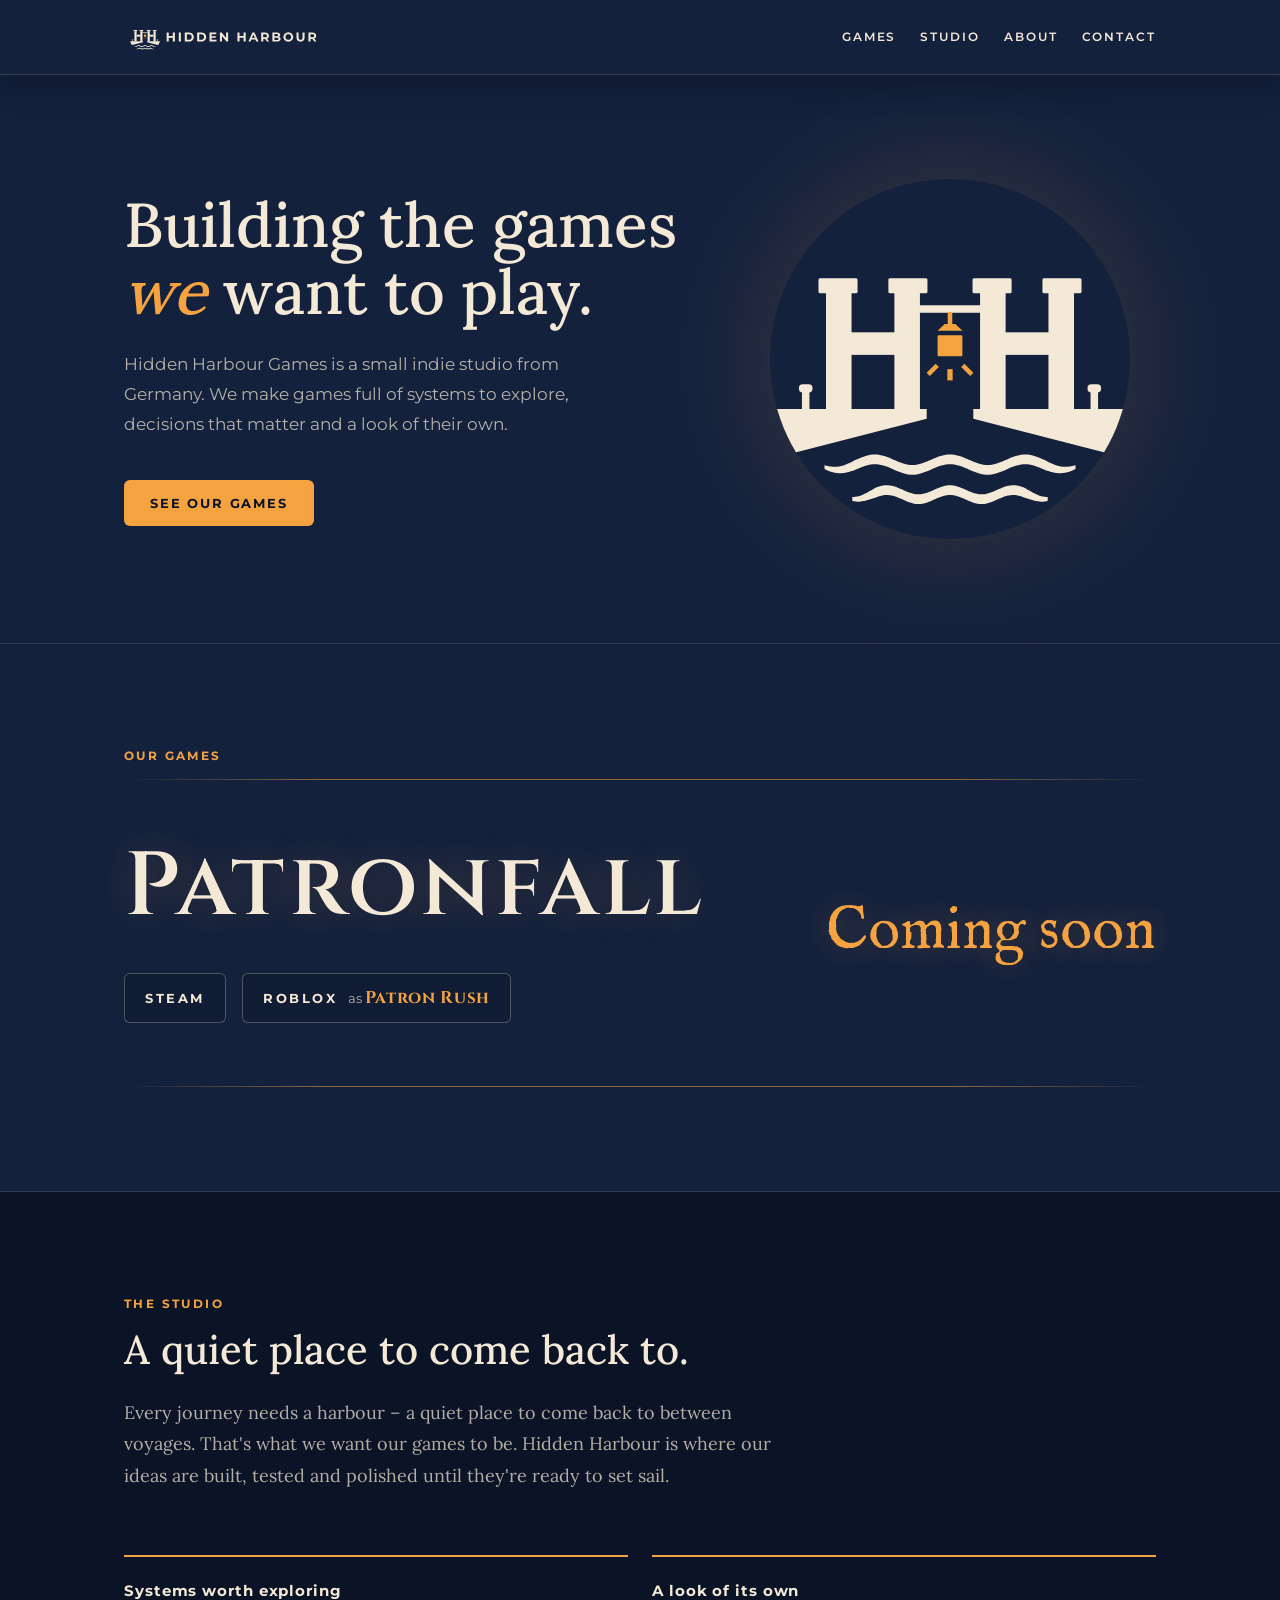
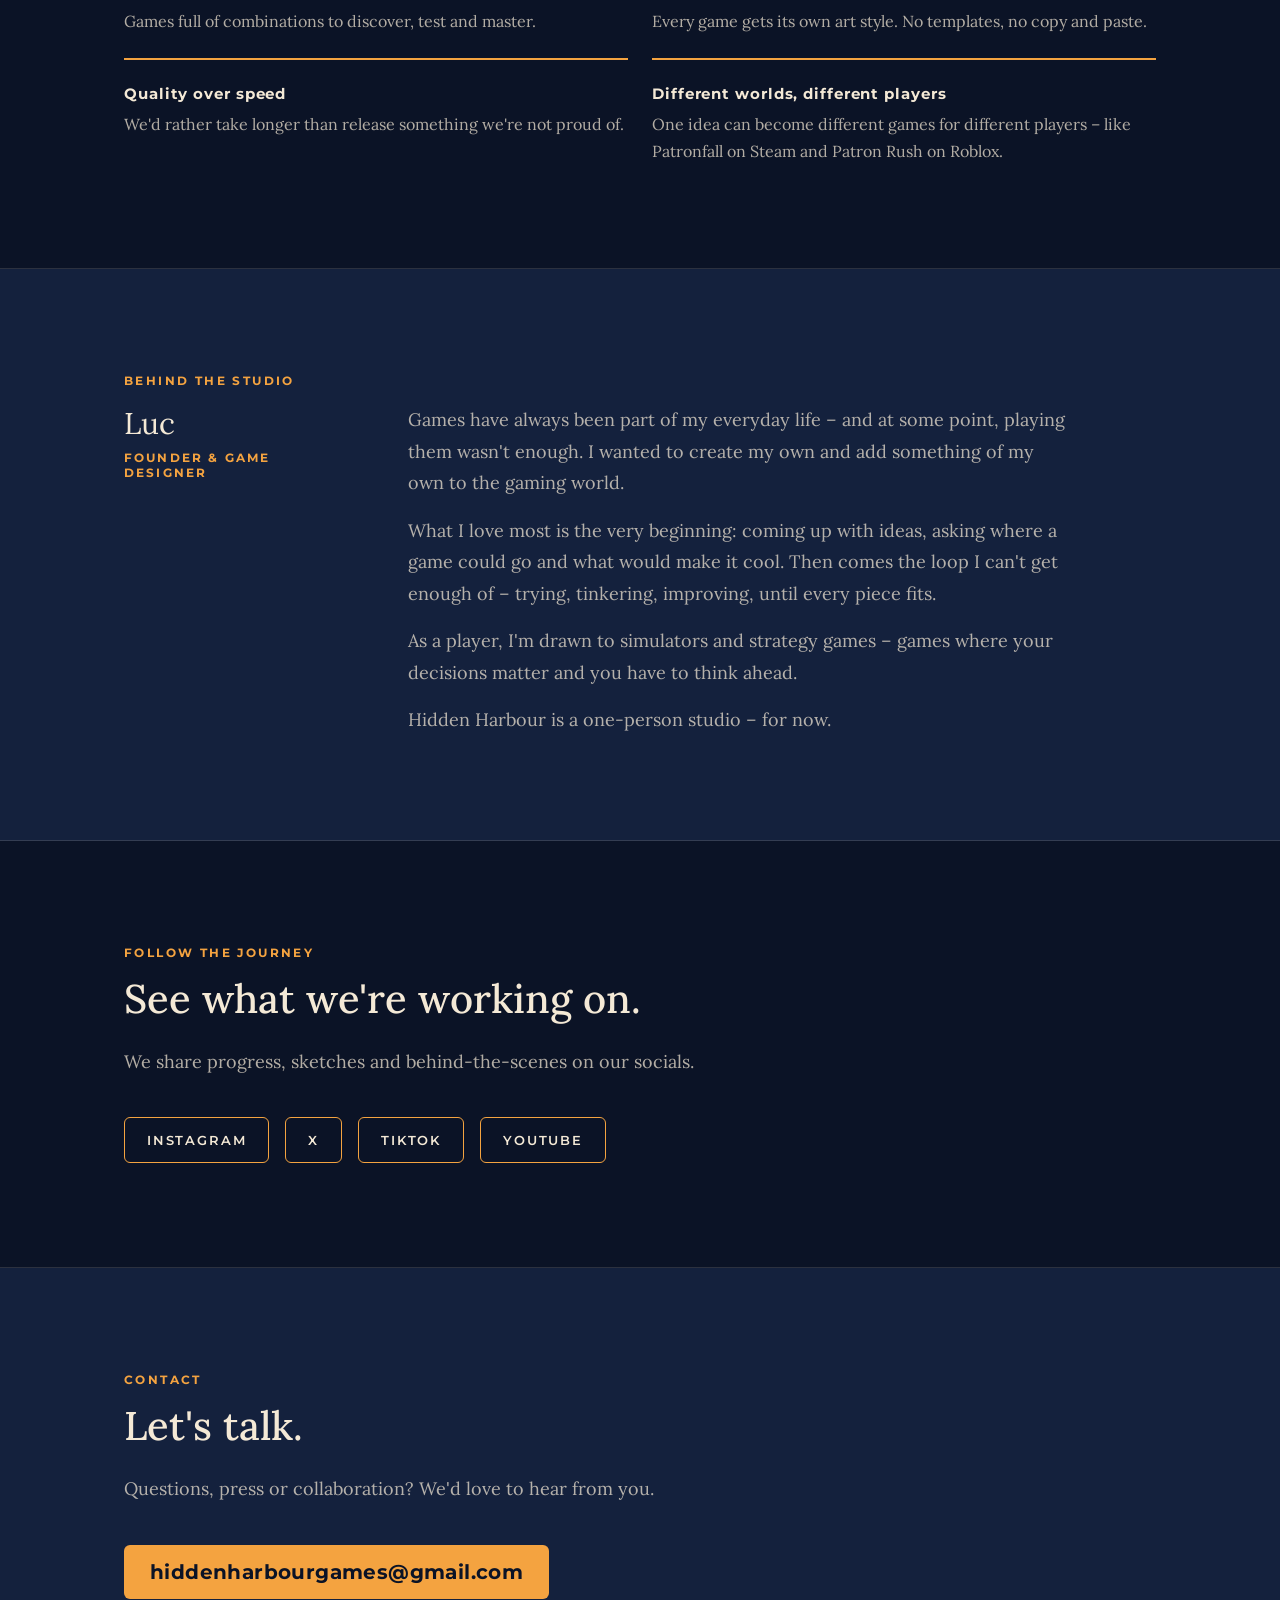
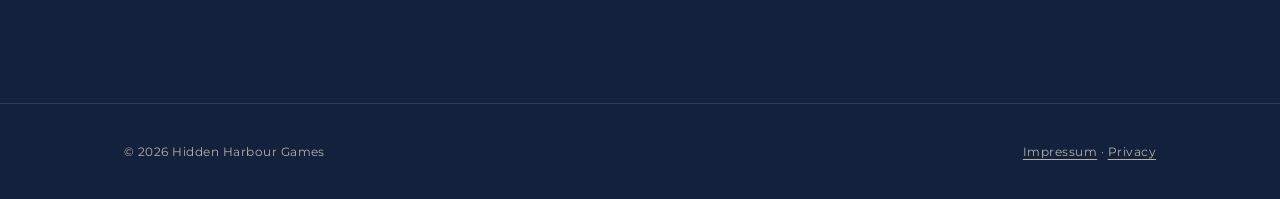
<file: index.html>
<!doctype html>
<html lang="en"><head><meta charset="utf-8"><meta name="viewport" content="width=device-width,initial-scale=1,viewport-fit=cover"><meta name="theme-color" content="#14213D">
<title>Hidden Harbour Games – Indie game studio from Germany</title>
<meta name="description" content="Hidden Harbour Games is a small indie studio from Germany. We make games full of systems to explore, decisions that matter and a look of their own.">
<meta property="og:title" content="Hidden Harbour Games"><meta property="og:description" content="Building the games we want to play."><meta property="og:url" content="https://hiddenharbourgames.com/">
<link rel="icon" href="assets/hh.svg" type="image/svg+xml"><link rel="stylesheet" href="style.css">
<script src="assets/zaehler.js" defer></script>
</head>
<body>
<header class="kopf"><div class="innen">
  <a href="#top"><img src="assets/logo-hell.svg" alt="Hidden Harbour Games"></a>
  <nav aria-label="Main"><ul class="kanaele"><li><a href="#games">Games</a></li><li><a href="#studio">Studio</a></li><li><a href="#about">About</a></li><li><a href="#contact">Contact</a></li></ul></nav>
</div></header>
<main id="top">
<section class="held"><div class="innen">
  <div>
    <h1>Building the games <em>we</em> want to play.</h1>
    <p>Hidden Harbour Games is a small indie studio from Germany. We make games full of systems to explore, decisions that matter and a look of their own.</p>
    <a class="knopf" href="#games">See our games</a>
  </div>
  <img class="zeichen" src="assets/hh.svg" alt="">
</div></section>

<section id="games"><div class="innen">
  <p class="etikett">Our Games</p>
  <div class="buehne">
    <div class="spiel">
      <h3 class="titel">Patronfall</h3>
      <ul class="plattformen" aria-label="Platforms">
        <li><span class="p-name">Steam</span></li>
        <li><span class="p-name">Roblox</span><span class="p-als">as <strong>Patron Rush</strong></span></li>
      </ul>
    </div>
    <p class="bald">Coming soon</p>
  </div>
</div></section>

<section id="studio" class="tief"><div class="innen">
  <p class="etikett">The Studio</p>
  <h2>A quiet place to come back to.</h2>
  <p class="text">Every journey needs a harbour – a quiet place to come back to between voyages. That's what we want our games to be. Hidden Harbour is where our ideas are built, tested and polished until they're ready to set sail.</p>
  <div class="werte">
    <div class="wert"><h3>Systems worth exploring</h3><p>Games full of combinations to discover, test and master.</p></div>
    <div class="wert"><h3>A look of its own</h3><p>Every game gets its own art style. No templates, no copy and paste.</p></div>
    <div class="wert"><h3>Quality over speed</h3><p>We'd rather take longer than release something we're not proud of.</p></div>
    <div class="wert"><h3>Different worlds, different players</h3><p>One idea can become different games for different players – like Patronfall on Steam and Patron Rush on Roblox.</p></div>
  </div>
</div></section>

<section id="about"><div class="innen">
  <p class="etikett">Behind the Studio</p>
  <div class="person">
    <div><p class="name">Luc</p><p class="rolle">Founder &amp; Game Designer</p></div>
    <div>
      <p class="text">Games have always been part of my everyday life – and at some point, playing them wasn't enough. I wanted to create my own and add something of my own to the gaming world.</p>
      <p class="text">What I love most is the very beginning: coming up with ideas, asking where a game could go and what would make it cool. Then comes the loop I can't get enough of – trying, tinkering, improving, until every piece fits.</p>
      <p class="text">As a player, I'm drawn to simulators and strategy games – games where your decisions matter and you have to think ahead.</p>
      <p class="text">Hidden Harbour is a one-person studio – for now.</p>
    </div>
  </div>
</div></section>

<section id="journey" class="tief"><div class="innen">
  <p class="etikett">Follow the Journey</p>
  <h2>See what we're working on.</h2>
  <p class="text">We share progress, sketches and behind-the-scenes on our socials.</p>
  <div class="knoepfe"><a class="rand" href="https://www.instagram.com/hiddenharbourgames/" rel="noopener" target="_blank">Instagram</a><a class="rand" href="https://x.com/HiddenHarborGG" rel="noopener" target="_blank">X</a><a class="rand" href="https://www.tiktok.com/@hiddenharbourgames" rel="noopener" target="_blank">TikTok</a><a class="rand" href="https://www.youtube.com/@hiddenharbourgames" rel="noopener" target="_blank">YouTube</a></div>
</div></section>

<section id="contact"><div class="innen">
  <p class="etikett">Contact</p>
  <h2>Let's talk.</h2>
  <p class="text">Questions, press or collaboration? We'd love to hear from you.</p>
  <div class="knoepfe"><a class="knopf mail" href="mailto:hiddenharbourgames@gmail.com">hiddenharbourgames@gmail.com</a></div>
</div></section>
</main>
<footer class="fuss"><div class="innen"><span>© 2026 Hidden Harbour Games</span><span><a href="impressum.html">Impressum</a> · <a href="datenschutz.html">Privacy</a></span></div></footer>
</body></html>
</file>
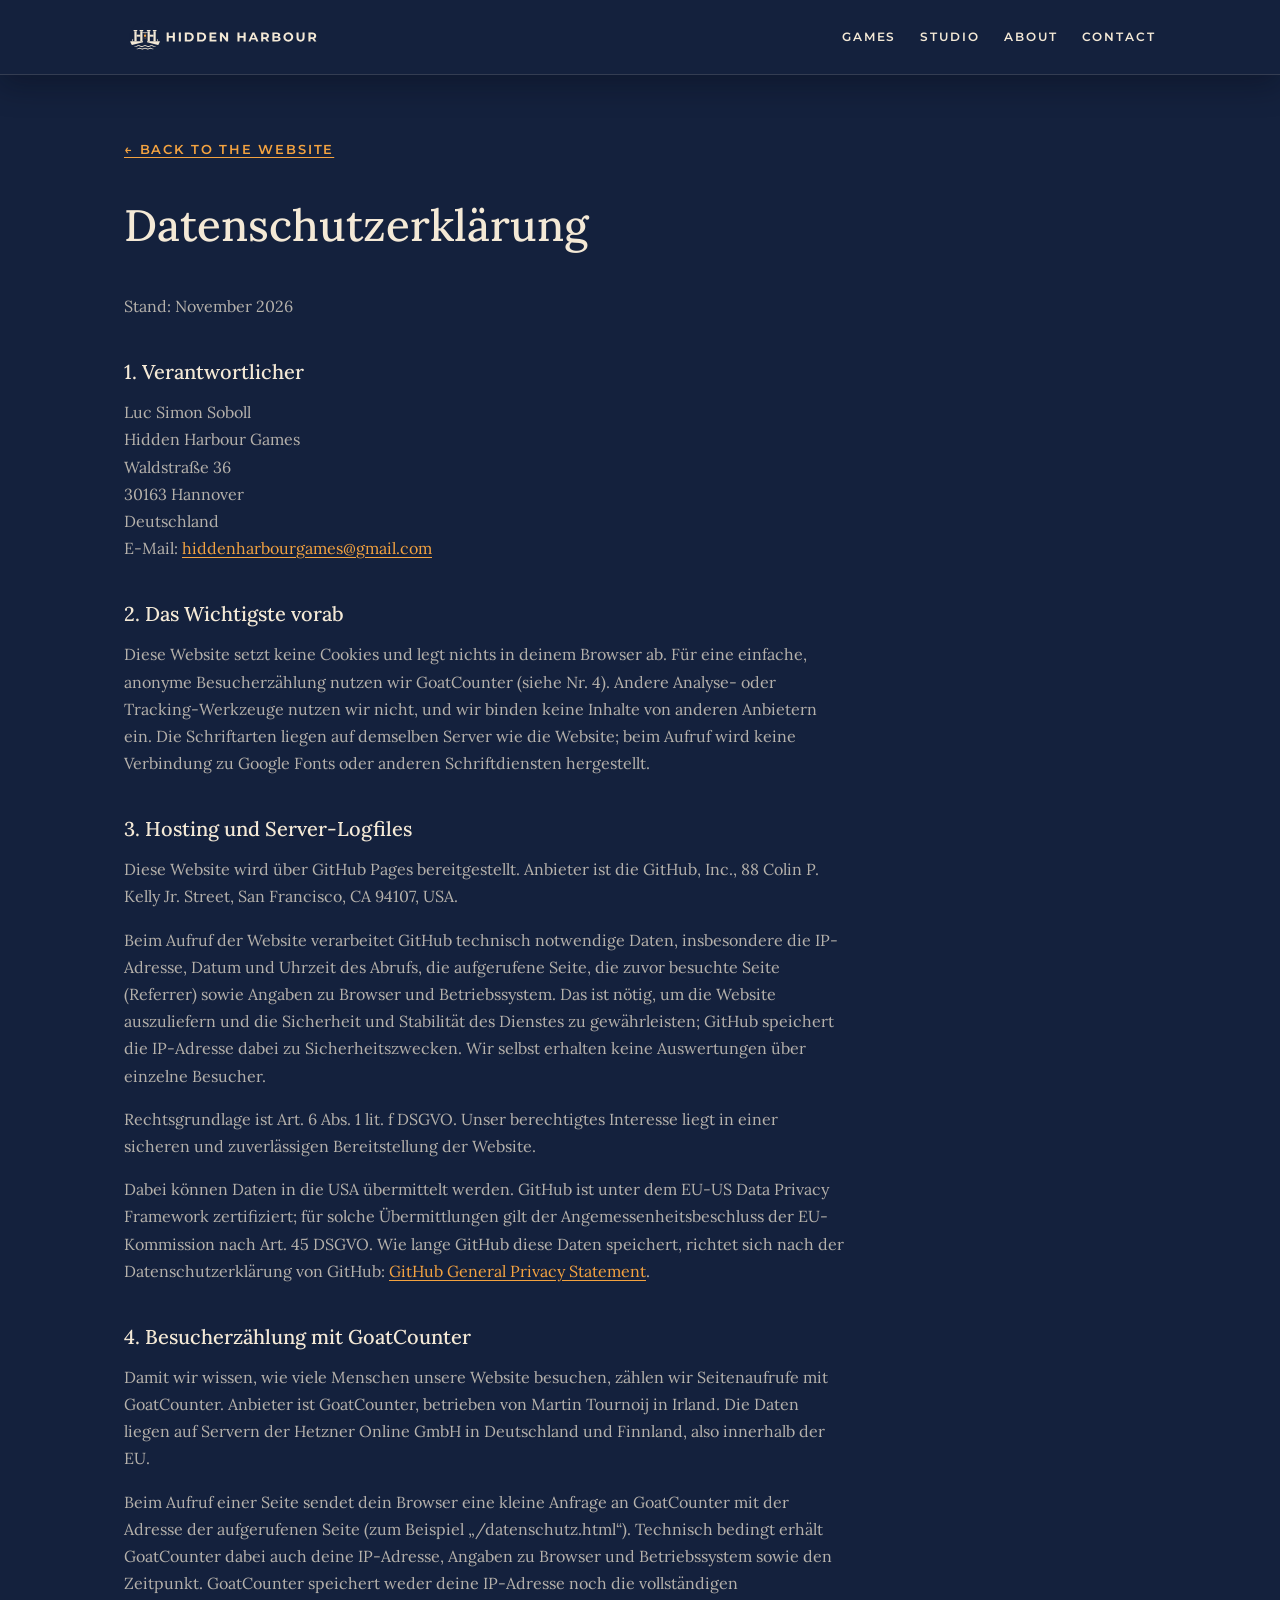
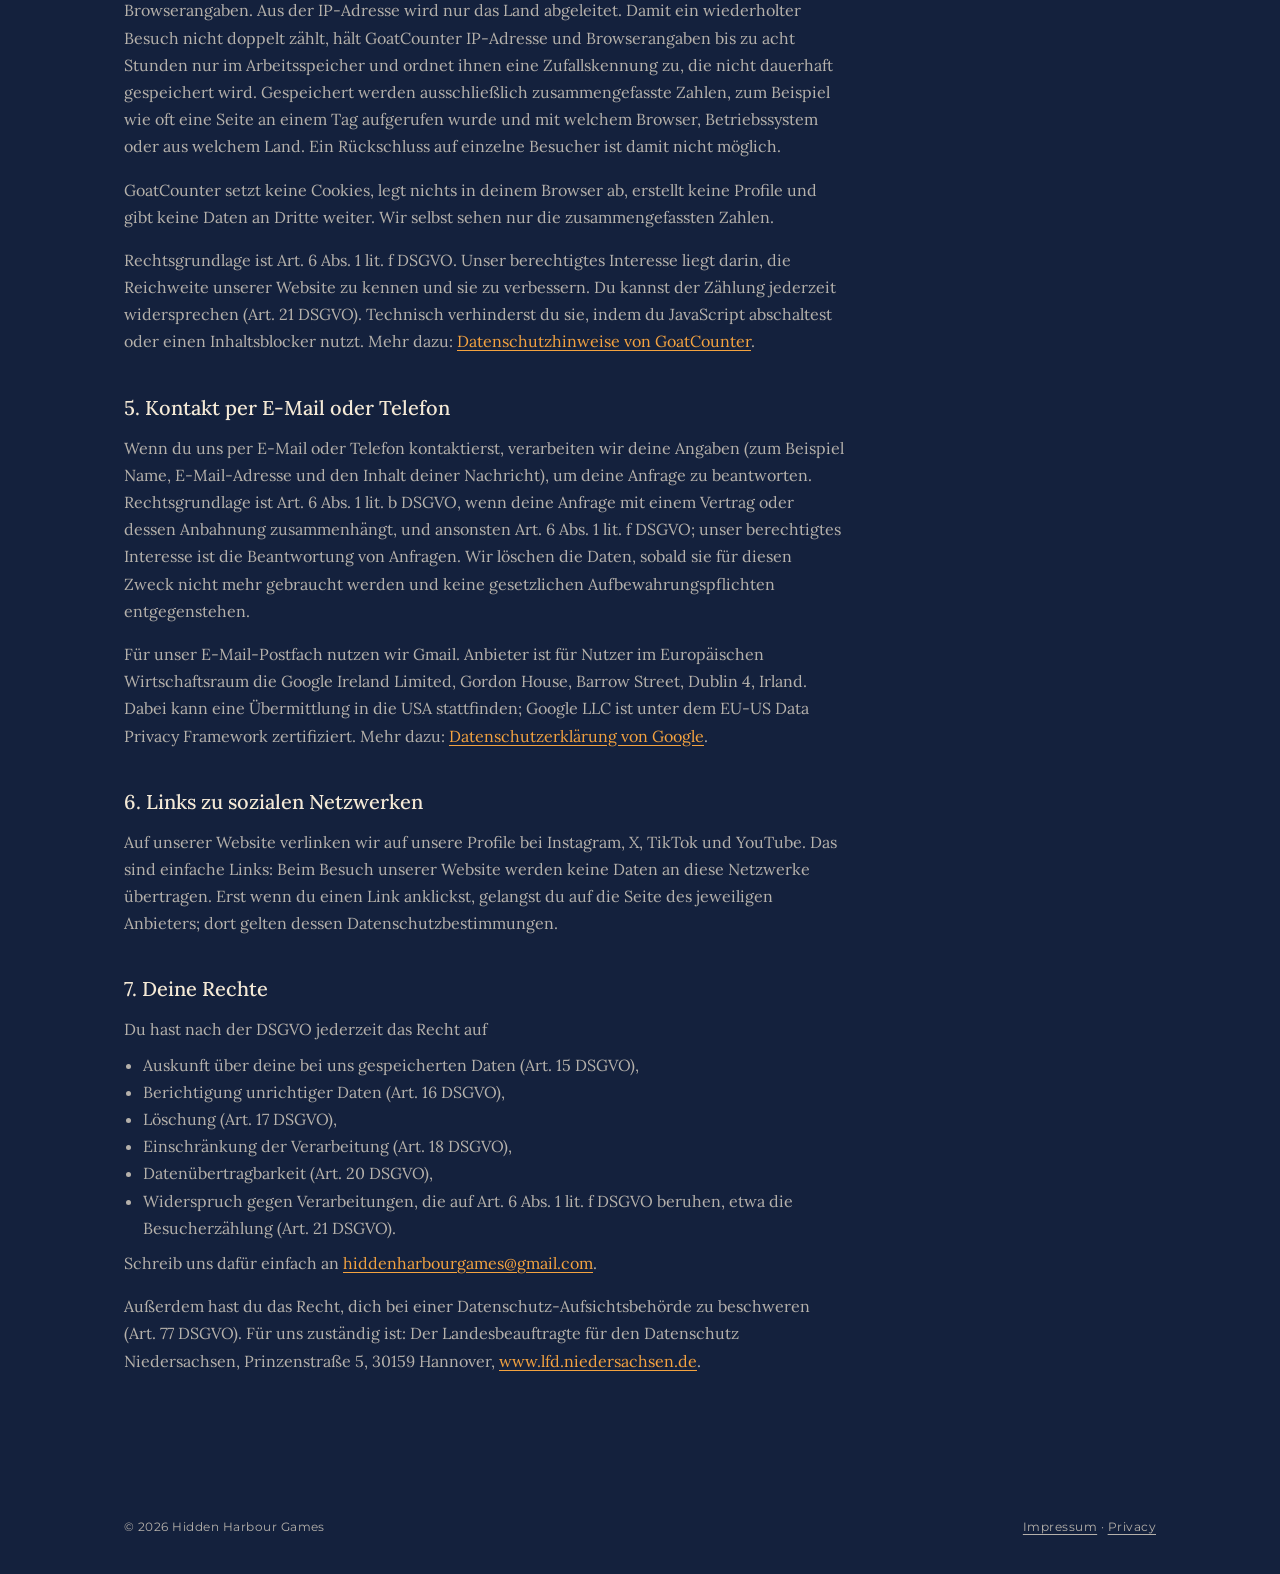
<file: datenschutz.html>
<!doctype html>
<html lang="de"><head><meta charset="utf-8"><meta name="viewport" content="width=device-width,initial-scale=1,viewport-fit=cover"><meta name="theme-color" content="#14213D">
<title>Datenschutz – Hidden Harbour Games</title>
<meta name="robots" content="noindex">

<link rel="icon" href="assets/hh.svg" type="image/svg+xml"><link rel="stylesheet" href="style.css">
<script src="assets/zaehler.js" defer></script>
</head>
<body>
<header class="kopf"><div class="innen">
  <a href="index.html"><img src="assets/logo-hell.svg" alt="Hidden Harbour Games"></a>
  <nav aria-label="Main"><ul class="kanaele"><li><a href="index.html#games">Games</a></li><li><a href="index.html#studio">Studio</a></li><li><a href="index.html#about">About</a></li><li><a href="index.html#contact">Contact</a></li></ul></nav>
</div></header>
<main class="recht"><div class="innen">
<a class="zurueck" href="index.html">← Back to the website</a>
<h1>Datenschutzerklärung</h1>
<p>Stand: November 2026</p>

<h2>1. Verantwortlicher</h2>
<p>Luc Simon Soboll<br>Hidden Harbour Games<br>Waldstraße 36<br>30163 Hannover<br>Deutschland<br>E-Mail: <a href="mailto:hiddenharbourgames@gmail.com">hiddenharbourgames@gmail.com</a></p>

<h2>2. Das Wichtigste vorab</h2>
<p>Diese Website setzt keine Cookies und legt nichts in deinem Browser ab. Für eine einfache, anonyme Besucherzählung nutzen wir GoatCounter (siehe Nr. 4). Andere Analyse- oder Tracking-Werkzeuge nutzen wir nicht, und wir binden keine Inhalte von anderen Anbietern ein. Die Schriftarten liegen auf demselben Server wie die Website; beim Aufruf wird keine Verbindung zu Google Fonts oder anderen Schriftdiensten hergestellt.</p>

<h2>3. Hosting und Server-Logfiles</h2>
<p>Diese Website wird über GitHub Pages bereitgestellt. Anbieter ist die GitHub, Inc., 88 Colin P. Kelly Jr. Street, San Francisco, CA 94107, USA.</p>
<p>Beim Aufruf der Website verarbeitet GitHub technisch notwendige Daten, insbesondere die IP-Adresse, Datum und Uhrzeit des Abrufs, die aufgerufene Seite, die zuvor besuchte Seite (Referrer) sowie Angaben zu Browser und Betriebssystem. Das ist nötig, um die Website auszuliefern und die Sicherheit und Stabilität des Dienstes zu gewährleisten; GitHub speichert die IP-Adresse dabei zu Sicherheitszwecken. Wir selbst erhalten keine Auswertungen über einzelne Besucher.</p>
<p>Rechtsgrundlage ist Art. 6 Abs. 1 lit. f DSGVO. Unser berechtigtes Interesse liegt in einer sicheren und zuverlässigen Bereitstellung der Website.</p>
<p>Dabei können Daten in die USA übermittelt werden. GitHub ist unter dem EU-US Data Privacy Framework zertifiziert; für solche Übermittlungen gilt der Angemessenheitsbeschluss der EU-Kommission nach Art. 45 DSGVO. Wie lange GitHub diese Daten speichert, richtet sich nach der Datenschutzerklärung von GitHub: <a href="https://docs.github.com/en/site-policy/privacy-policies/github-general-privacy-statement" rel="noopener" target="_blank">GitHub General Privacy Statement</a>.</p>

<h2>4. Besucherzählung mit GoatCounter</h2>
<p>Damit wir wissen, wie viele Menschen unsere Website besuchen, zählen wir Seitenaufrufe mit GoatCounter. Anbieter ist GoatCounter, betrieben von Martin Tournoij in Irland. Die Daten liegen auf Servern der Hetzner Online GmbH in Deutschland und Finnland, also innerhalb der EU.</p>
<p>Beim Aufruf einer Seite sendet dein Browser eine kleine Anfrage an GoatCounter mit der Adresse der aufgerufenen Seite (zum Beispiel „/datenschutz.html“). Technisch bedingt erhält GoatCounter dabei auch deine IP-Adresse, Angaben zu Browser und Betriebssystem sowie den Zeitpunkt. GoatCounter speichert weder deine IP-Adresse noch die vollständigen Browserangaben. Aus der IP-Adresse wird nur das Land abgeleitet. Damit ein wiederholter Besuch nicht doppelt zählt, hält GoatCounter IP-Adresse und Browserangaben bis zu acht Stunden nur im Arbeitsspeicher und ordnet ihnen eine Zufallskennung zu, die nicht dauerhaft gespeichert wird. Gespeichert werden ausschließlich zusammengefasste Zahlen, zum Beispiel wie oft eine Seite an einem Tag aufgerufen wurde und mit welchem Browser, Betriebssystem oder aus welchem Land. Ein Rückschluss auf einzelne Besucher ist damit nicht möglich.</p>
<p>GoatCounter setzt keine Cookies, legt nichts in deinem Browser ab, erstellt keine Profile und gibt keine Daten an Dritte weiter. Wir selbst sehen nur die zusammengefassten Zahlen.</p>
<p>Rechtsgrundlage ist Art. 6 Abs. 1 lit. f DSGVO. Unser berechtigtes Interesse liegt darin, die Reichweite unserer Website zu kennen und sie zu verbessern. Du kannst der Zählung jederzeit widersprechen (Art. 21 DSGVO). Technisch verhinderst du sie, indem du JavaScript abschaltest oder einen Inhaltsblocker nutzt. Mehr dazu: <a href="https://www.goatcounter.com/help/privacy" rel="noopener" target="_blank">Datenschutzhinweise von GoatCounter</a>.</p>

<h2>5. Kontakt per E-Mail oder Telefon</h2>
<p>Wenn du uns per E-Mail oder Telefon kontaktierst, verarbeiten wir deine Angaben (zum Beispiel Name, E-Mail-Adresse und den Inhalt deiner Nachricht), um deine Anfrage zu beantworten. Rechtsgrundlage ist Art. 6 Abs. 1 lit. b DSGVO, wenn deine Anfrage mit einem Vertrag oder dessen Anbahnung zusammenhängt, und ansonsten Art. 6 Abs. 1 lit. f DSGVO; unser berechtigtes Interesse ist die Beantwortung von Anfragen. Wir löschen die Daten, sobald sie für diesen Zweck nicht mehr gebraucht werden und keine gesetzlichen Aufbewahrungspflichten entgegenstehen.</p>
<p>Für unser E-Mail-Postfach nutzen wir Gmail. Anbieter ist für Nutzer im Europäischen Wirtschaftsraum die Google Ireland Limited, Gordon House, Barrow Street, Dublin 4, Irland. Dabei kann eine Übermittlung in die USA stattfinden; Google LLC ist unter dem EU-US Data Privacy Framework zertifiziert. Mehr dazu: <a href="https://policies.google.com/privacy?hl=de" rel="noopener" target="_blank">Datenschutzerklärung von Google</a>.</p>

<h2>6. Links zu sozialen Netzwerken</h2>
<p>Auf unserer Website verlinken wir auf unsere Profile bei Instagram, X, TikTok und YouTube. Das sind einfache Links: Beim Besuch unserer Website werden keine Daten an diese Netzwerke übertragen. Erst wenn du einen Link anklickst, gelangst du auf die Seite des jeweiligen Anbieters; dort gelten dessen Datenschutzbestimmungen.</p>

<h2>7. Deine Rechte</h2>
<p>Du hast nach der DSGVO jederzeit das Recht auf</p>
<ul>
<li>Auskunft über deine bei uns gespeicherten Daten (Art. 15 DSGVO),</li>
<li>Berichtigung unrichtiger Daten (Art. 16 DSGVO),</li>
<li>Löschung (Art. 17 DSGVO),</li>
<li>Einschränkung der Verarbeitung (Art. 18 DSGVO),</li>
<li>Datenübertragbarkeit (Art. 20 DSGVO),</li>
<li>Widerspruch gegen Verarbeitungen, die auf Art. 6 Abs. 1 lit. f DSGVO beruhen, etwa die Besucherzählung (Art. 21 DSGVO).</li>
</ul>
<p>Schreib uns dafür einfach an <a href="mailto:hiddenharbourgames@gmail.com">hiddenharbourgames@gmail.com</a>.</p>
<p>Außerdem hast du das Recht, dich bei einer Datenschutz-Aufsichtsbehörde zu beschweren (Art. 77 DSGVO). Für uns zuständig ist: Der Landesbeauftragte für den Datenschutz Niedersachsen, Prinzenstraße 5, 30159 Hannover, <a href="https://www.lfd.niedersachsen.de" rel="noopener" target="_blank">www.lfd.niedersachsen.de</a>.</p>
</div></main>
<footer class="fuss"><div class="innen"><span>© 2026 Hidden Harbour Games</span><span><a href="impressum.html">Impressum</a> · <a href="datenschutz.html">Privacy</a></span></div></footer>
</body></html>
</file>
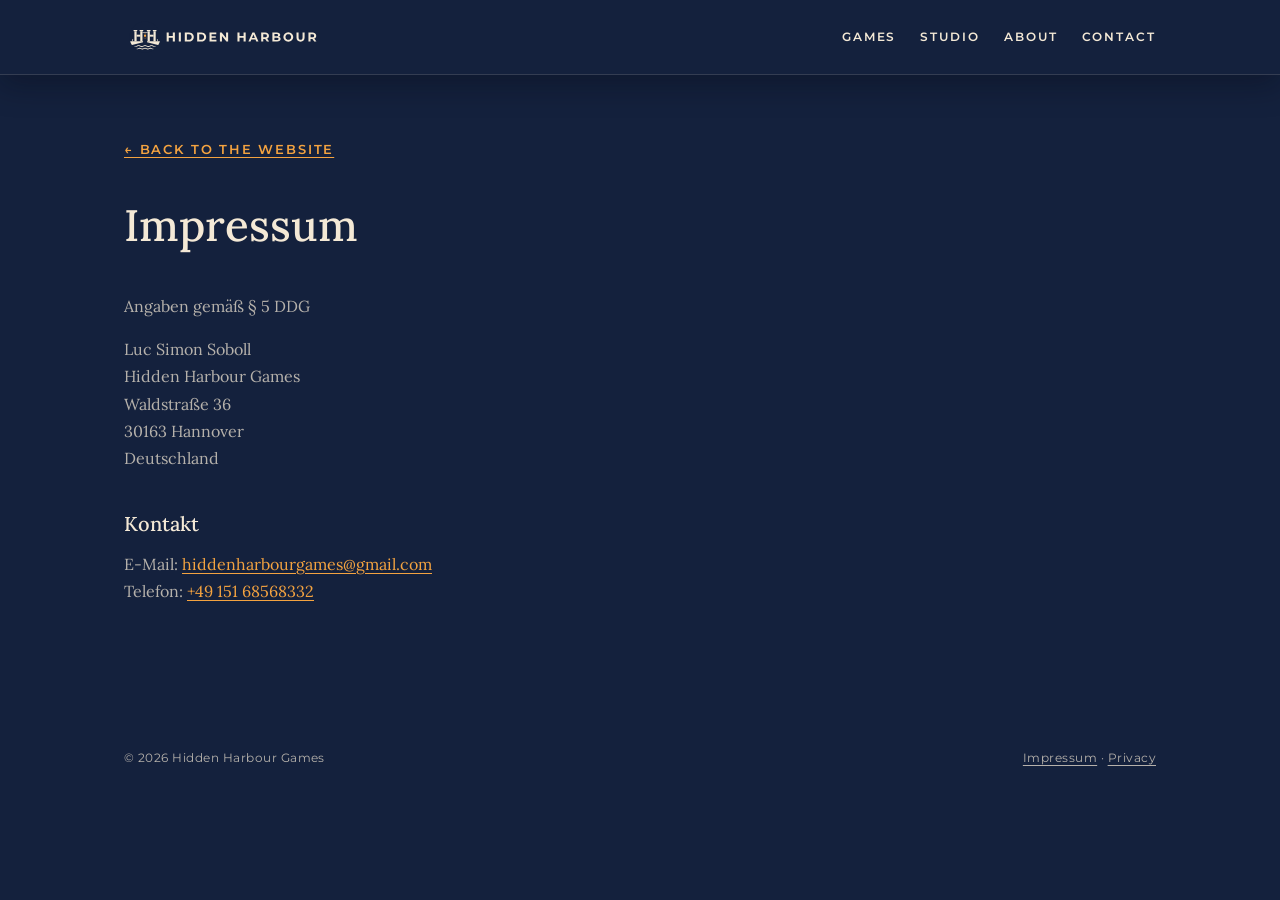
<file: impressum.html>
<!doctype html>
<html lang="de"><head><meta charset="utf-8"><meta name="viewport" content="width=device-width,initial-scale=1,viewport-fit=cover"><meta name="theme-color" content="#14213D">
<title>Impressum – Hidden Harbour Games</title>
<meta name="robots" content="noindex">

<link rel="icon" href="assets/hh.svg" type="image/svg+xml"><link rel="stylesheet" href="style.css">
<script src="assets/zaehler.js" defer></script>
</head>
<body>
<header class="kopf"><div class="innen">
  <a href="index.html"><img src="assets/logo-hell.svg" alt="Hidden Harbour Games"></a>
  <nav aria-label="Main"><ul class="kanaele"><li><a href="index.html#games">Games</a></li><li><a href="index.html#studio">Studio</a></li><li><a href="index.html#about">About</a></li><li><a href="index.html#contact">Contact</a></li></ul></nav>
</div></header>
<main class="recht"><div class="innen">
<a class="zurueck" href="index.html">← Back to the website</a>
<h1>Impressum</h1>
<p>Angaben gemäß § 5 DDG</p>
<p>Luc Simon Soboll<br>Hidden Harbour Games<br>Waldstraße 36<br>30163 Hannover<br>Deutschland</p>
<h2>Kontakt</h2>
<p>E-Mail: <a href="mailto:hiddenharbourgames@gmail.com">hiddenharbourgames@gmail.com</a><br>Telefon: <a href="tel:+4915168568332">+49 151 68568332</a></p>
</div></main>
<footer class="fuss"><div class="innen"><span>© 2026 Hidden Harbour Games</span><span><a href="impressum.html">Impressum</a> · <a href="datenschutz.html">Privacy</a></span></div></footer>
</body></html>
</file>
<file: style.css>
/* Hidden Harbour Games – Website */
/* Skizzen-Basis: Markenfarben aus design/STAND.md (Farbwelt B) */
@font-face { font-family: "Montserrat"; src: url(assets/montserrat.ttf) format('truetype'); font-weight: 100 900; font-display: swap; }
@font-face { font-family: "Cinzel"; src: url(assets/cinzel.ttf) format('truetype'); font-weight: 400 900; font-display: swap; }
@font-face { font-family: "IM Fell English"; src: url(assets/imfell.ttf) format('truetype'); font-display: swap; }
@font-face { font-family: "Lora"; src: url(assets/lora.ttf) format('truetype'); font-weight: 400 700; font-display: swap; }
:root {
  --nachtblau: #14213D;
  --tiefblau: #0B1326;
  --laterne: #F4A340;
  --creme: #F4E9D6;
  --creme-70: rgba(244, 233, 214, .72);
  --linie: rgba(244, 233, 214, .14);
  --radius: 6px;
  --s1: 8px; --s2: 16px; --s3: 24px; --s4: 40px; --s5: 64px; --s6: 104px;
}
* { box-sizing: border-box; margin: 0; }
body { font-family: "Montserrat", system-ui, sans-serif; -webkit-font-smoothing: antialiased; }
a { color: inherit; text-decoration: none; }
.kanaele { display: flex; flex-wrap: wrap; gap: var(--s1) var(--s3); list-style: none; padding: 0; }
.kanaele a { display: inline-block; padding: 10px 0; font-size: 13px; font-weight: 600; letter-spacing: .16em; text-transform: uppercase; border-bottom: 1px solid transparent; }
.kanaele a:hover, .kanaele a:focus-visible { border-bottom-color: var(--laterne); outline: none; }
.fuss { font-size: 12px; letter-spacing: .04em; }
.fuss a { text-decoration: underline; text-underline-offset: 3px; }


html { scroll-behavior: smooth; scroll-padding-top: 96px; }
body { background: var(--nachtblau); color: var(--creme); }
.innen { max-width: 1160px; margin: 0 auto; padding: 0 var(--s5); }
.kopf { position: sticky; top: 0; z-index: 5; background: var(--nachtblau); border-bottom: 1px solid var(--linie); padding-top: env(safe-area-inset-top); box-shadow: 0 10px 30px rgba(6,10,20,.35); }
/* deckt alles über der Leiste ab (z. B. hinter der durchsichtigen Safari-Adressleiste) */
.kopf::before { content: ""; position: absolute; left: 0; right: 0; bottom: 100%; height: 100vh; background: var(--nachtblau); }
.kopf .innen { display: flex; justify-content: space-between; align-items: center; padding-top: var(--s2); padding-bottom: var(--s2); }
.kopf img { height: 42px; display: block; }
.kopf .kanaele a { font-size: 12px; }
section { padding: var(--s6) 0; border-bottom: 1px solid var(--linie); }
.etikett { font-size: 12px; font-weight: 700; letter-spacing: .2em; color: var(--laterne); margin-bottom: var(--s2); text-transform: uppercase; }
h2 { font-family: "Lora", serif; font-weight: 500; font-size: clamp(28px, 3.4vw, 40px); line-height: 1.15; margin-bottom: var(--s3); }
.text { font-family: "Lora", serif; color: var(--creme-70); font-size: 18px; line-height: 1.75; max-width: 60ch; }
.text + .text { margin-top: var(--s2); }
.knopf { display: inline-block; background: var(--laterne); color: var(--tiefblau); font-weight: 700; font-size: 13px; letter-spacing: .14em; padding: 15px 26px; border-radius: var(--radius); text-transform: uppercase; }
.knopf:focus-visible, .rand:focus-visible { outline: 2px solid var(--creme); outline-offset: 3px; }
.rand { display: inline-block; border: 1px solid var(--laterne); color: var(--creme); font-weight: 600; font-size: 13px; letter-spacing: .14em; padding: 14px 22px; border-radius: var(--radius); text-transform: uppercase; }
/* 1 Start */
.held { padding: var(--s6) 0 var(--s6); }
.held .innen { display: grid; grid-template-columns: 1.15fr .85fr; gap: var(--s5); align-items: center; }
.held h1 { font-family: "Lora", serif; font-weight: 500; font-size: clamp(36px, 5vw, 62px); line-height: 1.08; margin-bottom: var(--s3); }
.held h1 em { font-style: italic; color: var(--laterne); }
.held p { color: var(--creme-70); font-size: 17px; line-height: 1.75; max-width: 44ch; margin-bottom: var(--s4); }
.held .zeichen { width: 100%; max-width: 360px; justify-self: center; filter: drop-shadow(0 0 60px rgba(244,163,64,.18)); }
/* 2 Games */
/* 2 Games: Bühne statt Kasten */
.buehne { position: relative; display: grid; grid-template-columns: 1fr auto; align-items: center; gap: var(--s5); padding: var(--s5) 0; }
.buehne::before, .buehne::after { content: ""; position: absolute; left: 0; right: 0; height: 1px; background: linear-gradient(90deg, transparent, rgba(244,163,64,.55) 20%, rgba(244,163,64,.55) 80%, transparent); }
.buehne::before { top: 0; } .buehne::after { bottom: 0; }
.titel { font-family: "Cinzel", serif; font-weight: 600; font-size: clamp(44px, 7vw, 92px); line-height: 1; letter-spacing: .04em; text-shadow: 0 0 40px rgba(244,163,64,.22); }
.plattformen { list-style: none; padding: 0; margin-top: var(--s4); display: flex; flex-wrap: wrap; gap: var(--s2); }
.plattformen li { display: flex; align-items: center; min-height: 50px; gap: 10px; border: 1px solid rgba(244,233,214,.28); border-radius: var(--radius); padding: 12px 20px; background: rgba(11,19,38,.35); }
.p-name { font-size: 13px; font-weight: 700; letter-spacing: .2em; text-transform: uppercase; }
.p-als { font-size: 13px; color: var(--creme-70); }
.p-als strong { font-family: "Cinzel", serif; font-weight: 700; font-size: 17px; letter-spacing: .04em; color: var(--laterne); }
.bald { font-family: "IM Fell English", serif; font-size: clamp(36px, 4.6vw, 60px); color: var(--laterne); line-height: 1; white-space: nowrap; text-shadow: 0 0 30px rgba(244,163,64,.3); }
/* 3 Studio */
.werte { display: grid; grid-template-columns: 1fr 1fr; gap: var(--s3); margin-top: var(--s5); }
.wert { border-top: 2px solid var(--laterne); padding-top: var(--s3); }
.wert h3 { font-size: 15px; font-weight: 700; letter-spacing: .06em; margin-bottom: var(--s1); }
.wert p { font-family: "Lora", serif; color: var(--creme-70); font-size: 16px; line-height: 1.65; }
/* 4 About */
.person { display: grid; grid-template-columns: 220px 1fr; gap: var(--s5); }
.person .name { font-family: "Lora", serif; font-size: 30px; }
.person .rolle { color: var(--laterne); font-size: 12px; font-weight: 700; letter-spacing: .18em; margin-top: var(--s1); text-transform: uppercase; }
/* 5 Journey + 6 Contact */
.knoepfe { display: flex; flex-wrap: wrap; gap: var(--s2); margin-top: var(--s4); }
.mail { font-size: clamp(16px, 2vw, 20px); letter-spacing: .02em; text-transform: none; max-width: 100%; overflow-wrap: anywhere; }
.tief { background: var(--tiefblau); }
footer { padding: var(--s4) 0; color: var(--creme-70); }
footer .innen { display: flex; justify-content: space-between; gap: var(--s2); }
@media (max-width: 760px) {
  html { scroll-padding-top: 136px; }
  .innen { padding: 0 var(--s3); }
  .kopf .innen { flex-direction: column; align-items: flex-start; gap: var(--s1); }
  .kopf img { height: 34px; }
  .kopf .kanaele { gap: 0 var(--s3); }
  section, .held { padding: var(--s5) 0; }
  .held .innen { grid-template-columns: 1fr; gap: var(--s4); }
  .held .zeichen { order: -1; max-width: 140px; justify-self: start; }
  .buehne { grid-template-columns: 1fr; gap: var(--s4); padding: var(--s4) 0; }
  .bald { white-space: normal; }
  .werte, .person { grid-template-columns: 1fr; gap: var(--s3); }
  .text { font-size: 17px; }
  footer .innen { flex-direction: column; }
}

/* Rechtsseiten */
.recht { padding: var(--s5) 0 var(--s6); }
.recht h1 { font-family: "Lora", serif; font-weight: 500; font-size: clamp(30px, 4vw, 44px); margin-bottom: var(--s4); hyphens: auto; overflow-wrap: anywhere; }
.recht h2 { font-size: 20px; margin: var(--s4) 0 var(--s2); }
.recht h3 { font-size: 16px; font-weight: 700; margin: var(--s3) 0 var(--s1); }
.recht p, .recht li { font-family: "Lora", serif; color: var(--creme-70); font-size: 16px; line-height: 1.7; max-width: 72ch; }
.recht p + p { margin-top: var(--s2); }
.recht ul { padding-left: 1.2em; margin: var(--s1) 0; }
.recht a { color: var(--laterne); text-decoration: underline; text-underline-offset: 3px; }
.zurueck { display: inline-block; margin-bottom: var(--s4); color: var(--laterne); font-size: 13px; font-weight: 600; letter-spacing: .14em; text-transform: uppercase; }
</file>
